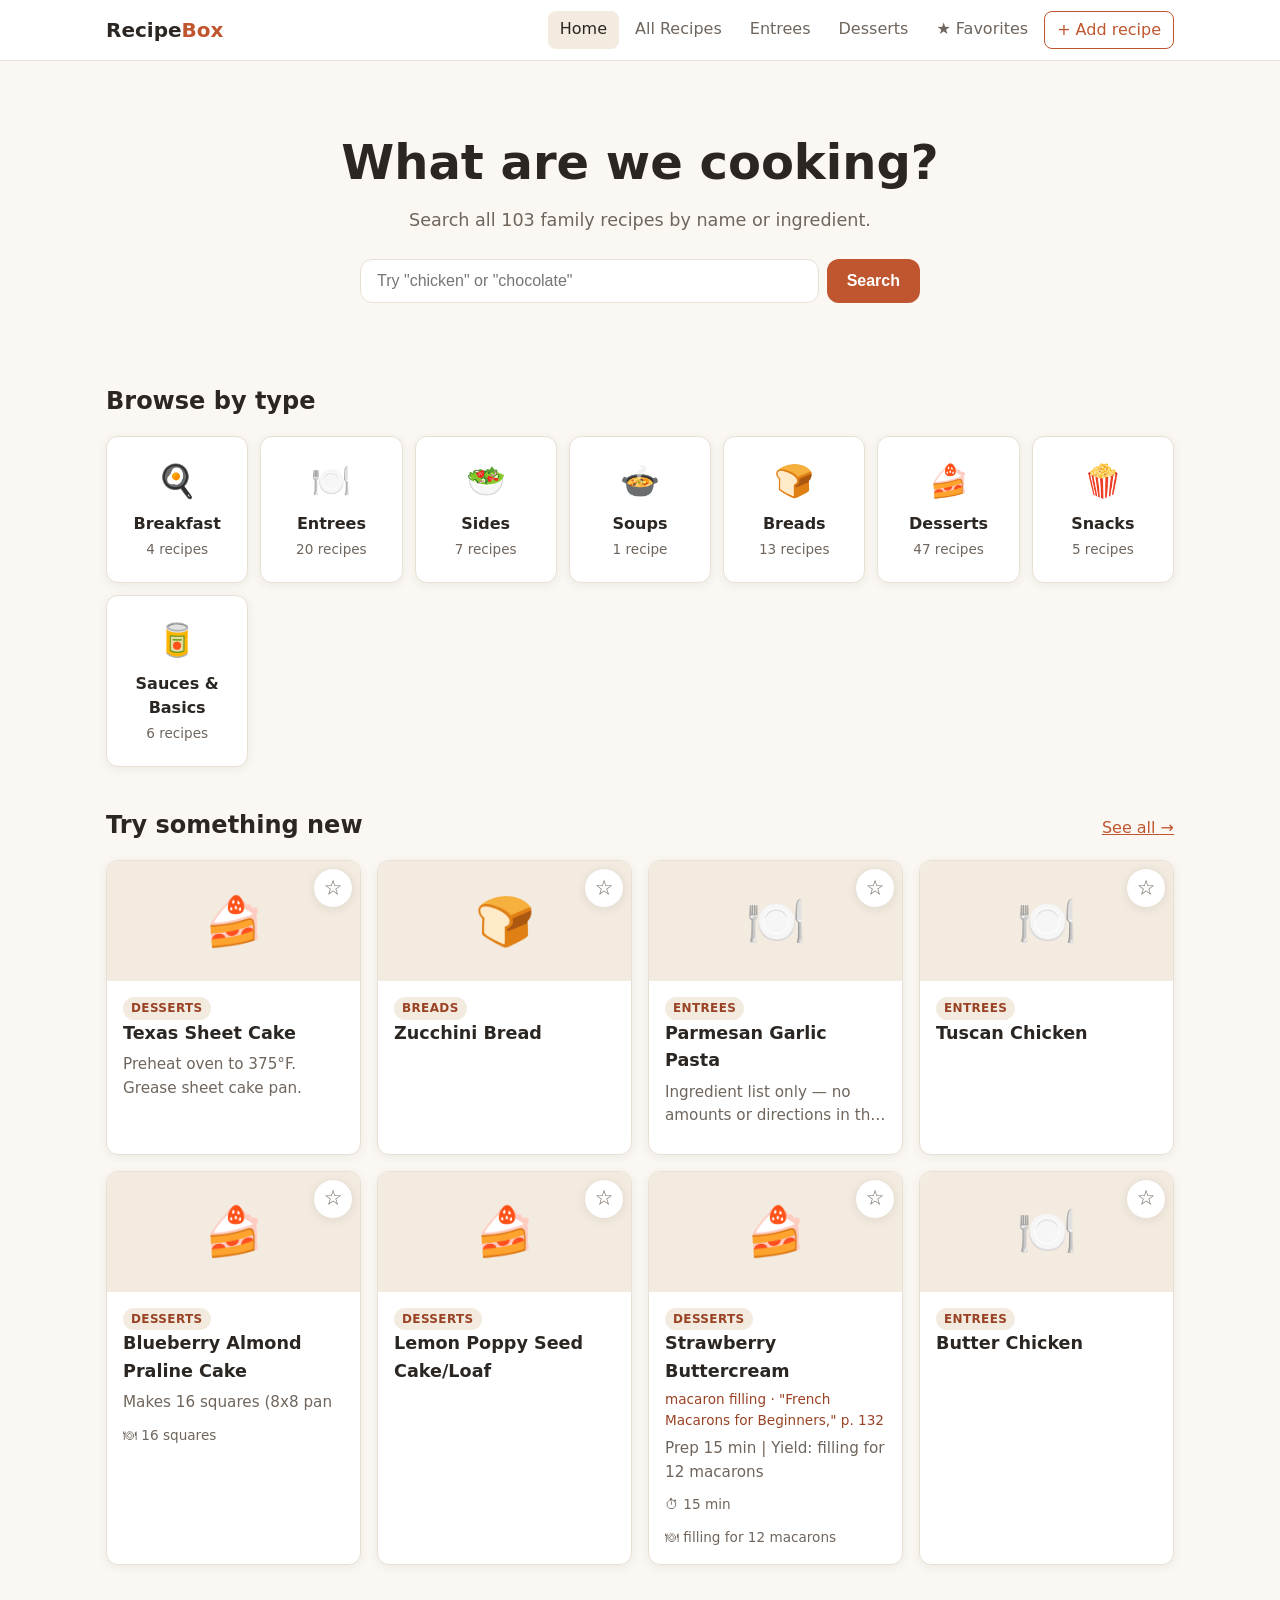
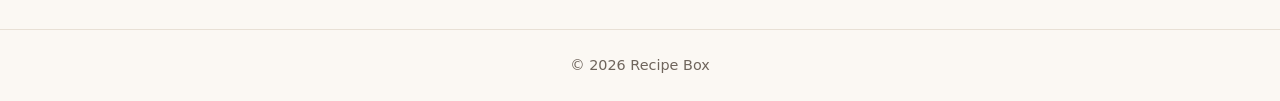
<file: index.html>
<!DOCTYPE html>
<html lang="en">
<head>
  <meta charset="UTF-8">
  <meta name="viewport" content="width=device-width, initial-scale=1.0">
  <title>Recipe Box</title>
  <link rel="stylesheet" href="css/style.css?v=4">
</head>
<body>
  <header class="site-header">
    <div class="container">
      <a class="logo" href="index.html">Recipe<span>Box</span></a>
      <nav class="nav">
        <a href="index.html" class="active">Home</a>
        <a href="recipes.html">All Recipes</a>
        <a href="recipes.html?type=entree">Entrees</a>
        <a href="recipes.html?type=dessert">Desserts</a>
        <a href="recipes.html?type=favorites">★ Favorites</a>
        <a class="nav-add" href="https://recipe-box-submit.lawevanp.workers.dev/">+ Add recipe</a>
      </nav>
    </div>
  </header>

  <main class="container">
    <div class="hero">
      <h1>What are we cooking?</h1>
      <p>Search all <span id="total">our</span> family recipes by name or ingredient.</p>
      <form class="search-form" action="recipes.html" method="get">
        <input type="search" name="q" placeholder="Try &quot;chicken&quot; or &quot;chocolate&quot;" aria-label="Search recipes">
        <button class="btn" type="submit">Search</button>
      </form>
    </div>

    <section>
      <div class="section-title"><h2>Browse by type</h2></div>
      <div class="categories" id="categories"></div>
    </section>

    <section>
      <div class="section-title">
        <h2>Try something new</h2>
        <a href="recipes.html">See all →</a>
      </div>
      <div class="recipe-grid" id="featured"></div>
    </section>
  </main>

  <footer class="site-footer">
    <div class="container">© <span id="year"></span> Recipe Box</div>
  </footer>

  <script src="js/app.js?v=3"></script>
  <script>
    loadRecipes().then(() => {
      document.getElementById("total").textContent = RECIPES.length;
      document.getElementById("categories").innerHTML = CATEGORIES.map((c) => {
        const n = RECIPES.filter((r) => r.category === c.id).length;
        return `
          <a class="category-tile" href="recipes.html?type=${c.id}">
            <span class="emoji">${c.emoji}</span>
            <span class="name">${c.name}</span>
            <span class="count">${n} recipe${n === 1 ? "" : "s"}</span>
          </a>`;
      }).join("");

      // A different handful of recipes on every visit.
      const picks = [...RECIPES].sort(() => Math.random() - 0.5).slice(0, 8);
      document.getElementById("featured").innerHTML = picks.map(recipeCardHtml).join("");
    });
  </script>
</body>
</html>
</file>
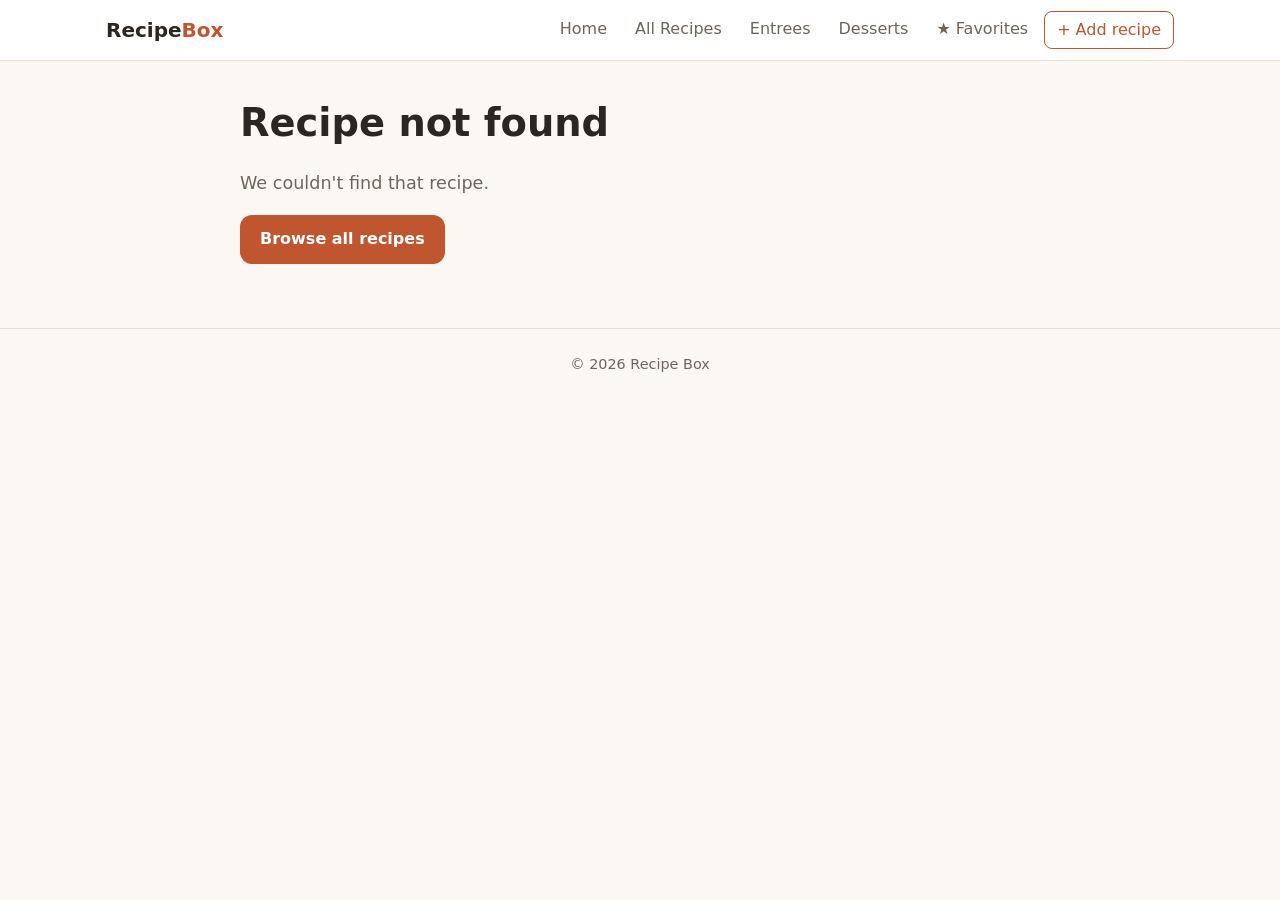
<file: recipe.html>
<!DOCTYPE html>
<html lang="en">
<head>
  <meta charset="UTF-8">
  <meta name="viewport" content="width=device-width, initial-scale=1.0">
  <title>Recipe · Recipe Box</title>
  <link rel="stylesheet" href="css/style.css?v=4">
</head>
<body>
  <header class="site-header">
    <div class="container">
      <a class="logo" href="index.html">Recipe<span>Box</span></a>
      <nav class="nav">
        <a href="index.html">Home</a>
        <a href="recipes.html">All Recipes</a>
        <a href="recipes.html?type=entree">Entrees</a>
        <a href="recipes.html?type=dessert">Desserts</a>
        <a href="recipes.html?type=favorites">★ Favorites</a>
        <a class="nav-add" href="https://recipe-box-submit.lawevanp.workers.dev/">+ Add recipe</a>
      </nav>
    </div>
  </header>

  <main class="container">
    <article class="recipe-detail" id="recipe"></article>
  </main>

  <footer class="site-footer">
    <div class="container">© <span id="year"></span> Recipe Box</div>
  </footer>

  <script src="js/app.js?v=3"></script>
  <script>
    // Sections whose bullet lists are ingredients get tick-off checkboxes.
    const NOT_INGREDIENTS = /direction|instruction|variation|note|tip|carb|assembl|serve|prep/i;

    function blockHtml(block, checkable) {
      const items = block.items.map(escapeHtml);
      if (block.type === "p") return `<p>${items[0]}</p>`;
      if (block.type === "ol") return `<ol class="steps">${items.map((i) => `<li>${i}</li>`).join("")}</ol>`;
      if (checkable) {
        return `<ul class="checklist">${items.map((i) =>
          `<li><label><input type="checkbox"><span>${i}</span></label></li>`).join("")}</ul>`;
      }
      return `<ul class="plain-list">${items.map((i) => `<li>${i}</li>`).join("")}</ul>`;
    }

    loadRecipes().then(() => {
      const id = new URLSearchParams(location.search).get("id");
      const r = RECIPES.find((x) => x.id === id);
      const el = document.getElementById("recipe");

      if (!r) {
        el.innerHTML = `
          <h1>Recipe not found</h1>
          <p class="lead">We couldn't find that recipe.</p>
          <a class="btn" href="recipes.html">Browse all recipes</a>`;
        return;
      }

      const cat = categoryById(r.category);
      document.title = `${r.title} · Recipe Box`;
      const fact = (label, value) => value
        ? `<div class="fact"><span class="label">${label}</span><span class="value">${escapeHtml(value)}</span></div>` : "";
      const facts = fact("Prep", r.prep) + fact("Cook", r.cook) + fact("Total", r.total) + fact("Yield", r.yield);

      el.innerHTML = `
        <a class="back-link" href="recipes.html?type=${encodeURIComponent(cat.id)}">← Back to ${escapeHtml(cat.name)}</a>
        <div><span class="badge">${cat.emoji} ${escapeHtml(cat.name)}</span></div>
        <div class="title-row">
          <h1>${escapeHtml(r.title)}</h1>
          ${favButtonHtml(r, true)}
        </div>
        ${r.subtitle ? `<p class="lead">${escapeHtml(r.subtitle)}</p>` : ""}
        ${r.cover ? `<figure class="recipe-cover">
            <button type="button" class="photo-open" data-photo="-1" aria-label="View cover photo larger">
              <img src="${escapeHtml(r.cover.src)}" alt="${escapeHtml(r.title)}"></button>
            ${r.cover.by ? `<figcaption>📷 ${escapeHtml(r.cover.by)}</figcaption>` : ""}
          </figure>` : ""}
        ${facts ? `<div class="facts">${facts}</div>` : ""}
        ${r.sections.map((s) => {
          const checkable = s.heading && !NOT_INGREDIENTS.test(s.heading);
          return `<section class="recipe-section${s.heading ? "" : " intro"}">
            ${s.heading ? `<h2>${escapeHtml(s.heading)}</h2>` : ""}
            ${s.blocks.map((b) => blockHtml(b, checkable)).join("")}
          </section>`;
        }).join("")}
        ${(r.photos || []).length ? `<section class="recipe-section recipe-photos">
            <h2>Photos</h2>
            <div class="photo-grid">${r.photos.map((p, i) => `<figure>
              <button type="button" class="photo-open" data-photo="${i}" aria-label="View photo ${i + 1} larger">
                <img src="${escapeHtml(p.src)}" alt="Photo of ${escapeHtml(r.title)}" loading="lazy"></button>
              ${p.by ? `<figcaption>📷 ${escapeHtml(p.by)}</figcaption>` : ""}
            </figure>`).join("")}</div>
          </section>` : ""}
        ${typeof addPhotoUrl === "function" ? `<section class="share-photo">
            <div>
              <h2>Made this?</h2>
              <p>${r.cover ? "Share a photo of how it turned out. You can also suggest it as the new cover photo."
                           : "Share a photo of how it turned out. It could become this recipe's cover photo."}</p>
            </div>
            <a class="btn" href="${addPhotoUrl(r)}">📷 Add a photo</a>
          </section>` : ""}
        <p class="print-link">
          <button class="btn btn-quiet" type="button" onclick="print()">Print recipe</button>
        </p>
        <dialog class="lightbox" id="lightbox">
          <form method="dialog"><button class="lightbox-close" aria-label="Close">✕</button></form>
          <img id="lightbox-img" alt=""><p id="lightbox-cap"></p>
        </dialog>
      `;

      // Tap a photo to see it larger.
      const box = document.getElementById("lightbox");
      el.querySelectorAll(".photo-open").forEach((b) => b.addEventListener("click", () => {
        const i = Number(b.dataset.photo);
        const p = i < 0 ? r.cover : r.photos[i];
        document.getElementById("lightbox-img").src = p.src;
        document.getElementById("lightbox-img").alt = b.querySelector("img").alt;
        document.getElementById("lightbox-cap").textContent = p.by ? `📷 ${p.by}` : "";
        box.showModal();
      }));
      box.addEventListener("click", (e) => { if (e.target === box) box.close(); });
    });
  </script>
</body>
</html>
</file>
<file: css/style.css>
:root {
  --bg: #fbf8f3;
  --surface: #ffffff;
  --text: #2b2622;
  --muted: #6f655c;
  --accent: #c0562f;
  --accent-dark: #9a4224;
  --border: #e8e0d5;
  --chip: #f3ebe0;
  --radius: 12px;
  --shadow: 0 2px 10px rgba(60, 40, 20, 0.08);
}

@media (prefers-color-scheme: dark) {
  :root {
    --bg: #1c1916;
    --surface: #26221e;
    --text: #f1ebe4;
    --muted: #b3a89c;
    --accent: #e27a52;
    --accent-dark: #f0956f;
    --border: #3a342e;
    --chip: #332d27;
    --shadow: 0 2px 10px rgba(0, 0, 0, 0.35);
  }
}

* { box-sizing: border-box; }

body {
  margin: 0;
  font-family: system-ui, -apple-system, "Segoe UI", Roboto, sans-serif;
  background: var(--bg);
  color: var(--text);
  line-height: 1.55;
}

a { color: var(--accent); }

.container {
  max-width: 1100px;
  margin: 0 auto;
  padding: 0 16px;
}

/* Header / nav */
.site-header {
  background: var(--surface);
  border-bottom: 1px solid var(--border);
  position: sticky;
  top: 0;
  z-index: 10;
}
.site-header .container {
  display: flex;
  align-items: center;
  justify-content: space-between;
  gap: 16px;
  min-height: 60px;
  flex-wrap: wrap;
}
.logo {
  font-weight: 700;
  font-size: 1.25rem;
  color: var(--text);
  text-decoration: none;
}
.logo span { color: var(--accent); }
.nav { display: flex; gap: 4px; flex-wrap: wrap; }
.nav a {
  color: var(--muted);
  text-decoration: none;
  padding: 6px 12px;
  border-radius: 8px;
  font-weight: 500;
}
.nav a:hover, .nav a.active { color: var(--text); background: var(--chip); }
.nav a.nav-add { color: var(--accent); border: 1px solid var(--accent); }
.nav a.nav-add:hover { background: var(--accent); color: #fff; }

/* Hero */
.hero {
  text-align: center;
  padding: 64px 0 40px;
}
.hero h1 { font-size: clamp(2rem, 5vw, 3rem); margin: 0 0 8px; }
.hero p { color: var(--muted); font-size: 1.1rem; margin: 0 0 24px; }

/* Search */
.search-form {
  display: flex;
  gap: 8px;
  max-width: 560px;
  margin: 0 auto;
}
.search-form input, .search-input {
  flex: 1;
  width: 100%;
  padding: 12px 16px;
  font-size: 1rem;
  border: 1px solid var(--border);
  border-radius: var(--radius);
  background: var(--surface);
  color: var(--text);
}
.search-form input:focus, .search-input:focus {
  outline: 2px solid var(--accent);
  outline-offset: 1px;
}
.btn {
  padding: 12px 20px;
  font-size: 1rem;
  font-weight: 600;
  border: none;
  border-radius: var(--radius);
  background: var(--accent);
  color: #fff;
  cursor: pointer;
  text-decoration: none;
  display: inline-block;
}
.btn:hover { background: var(--accent-dark); }

/* Sections */
section { margin: 40px 0; }
.section-title {
  display: flex;
  justify-content: space-between;
  align-items: baseline;
  gap: 12px;
  margin-bottom: 16px;
}
.section-title h2 { margin: 0; }

/* Category tiles */
.categories {
  display: grid;
  grid-template-columns: repeat(auto-fill, minmax(140px, 1fr));
  gap: 12px;
}
.category-tile {
  background: var(--surface);
  border: 1px solid var(--border);
  border-radius: var(--radius);
  padding: 20px 12px;
  text-align: center;
  text-decoration: none;
  color: var(--text);
  box-shadow: var(--shadow);
  transition: transform 0.15s;
}
.category-tile:hover { transform: translateY(-2px); border-color: var(--accent); }
.category-tile .emoji { font-size: 2rem; display: block; }
.category-tile .name { font-weight: 600; display: block; margin-top: 6px; }
.category-tile .count { color: var(--muted); font-size: 0.85rem; }

/* Recipe cards */
.recipe-grid {
  display: grid;
  grid-template-columns: repeat(auto-fill, minmax(250px, 1fr));
  gap: 16px;
}
.recipe-card {
  background: var(--surface);
  border: 1px solid var(--border);
  border-radius: var(--radius);
  overflow: hidden;
  text-decoration: none;
  color: var(--text);
  box-shadow: var(--shadow);
  display: flex;
  flex-direction: column;
  transition: transform 0.15s;
}
.recipe-card:hover { transform: translateY(-2px); border-color: var(--accent); }
.recipe-card .thumb {
  height: 120px;
  display: flex;
  align-items: center;
  justify-content: center;
  font-size: 3rem;
  background: var(--chip);
}
.recipe-card .thumb img { width: 100%; height: 100%; object-fit: cover; }
.recipe-card .body { padding: 14px 16px 16px; flex: 1; }
.recipe-card h3 { margin: 0 0 6px; font-size: 1.1rem; }
.recipe-card p { margin: 0 0 10px; color: var(--muted); font-size: 0.95rem; }
.meta { display: flex; gap: 12px; flex-wrap: wrap; color: var(--muted); font-size: 0.85rem; }

.badge {
  display: inline-block;
  background: var(--chip);
  color: var(--accent-dark);
  font-size: 0.75rem;
  font-weight: 600;
  padding: 2px 8px;
  border-radius: 999px;
  text-transform: uppercase;
  letter-spacing: 0.03em;
}

/* Browse page */
.browse-controls { margin: 32px 0 16px; }
.chips { display: flex; flex-wrap: wrap; gap: 8px; margin-top: 12px; }
.chip {
  border: 1px solid var(--border);
  background: var(--surface);
  color: var(--text);
  padding: 6px 14px;
  border-radius: 999px;
  cursor: pointer;
  font-size: 0.95rem;
}
.chip:hover { border-color: var(--accent); }
.chip.active { background: var(--accent); border-color: var(--accent); color: #fff; }
.result-count { color: var(--muted); margin: 8px 0 16px; }
.empty {
  text-align: center;
  color: var(--muted);
  padding: 48px 0;
}

/* Recipe detail */
.recipe-detail { max-width: 800px; margin: 32px auto; }
.recipe-detail h1 { margin: 8px 0; font-size: clamp(1.8rem, 4vw, 2.4rem); }
.recipe-detail .lead { color: var(--muted); font-size: 1.1rem; }
.recipe-hero {
  height: 220px;
  border-radius: var(--radius);
  background: var(--chip);
  display: flex;
  align-items: center;
  justify-content: center;
  font-size: 5rem;
  overflow: hidden;
  margin: 16px 0;
}
.recipe-hero img { width: 100%; height: 100%; object-fit: cover; }
.facts {
  display: grid;
  grid-template-columns: repeat(auto-fit, minmax(120px, 1fr));
  gap: 12px;
  margin: 20px 0;
}
.fact {
  background: var(--surface);
  border: 1px solid var(--border);
  border-radius: var(--radius);
  padding: 12px;
  text-align: center;
}
.fact .label { display: block; color: var(--muted); font-size: 0.8rem; text-transform: uppercase; }
.fact .value { font-weight: 600; }
.recipe-columns {
  display: grid;
  grid-template-columns: 1fr 1.6fr;
  gap: 32px;
}
@media (max-width: 700px) {
  .recipe-columns { grid-template-columns: 1fr; }
}
.ingredients ul { padding-left: 0; list-style: none; }
.ingredients li {
  padding: 8px 0;
  border-bottom: 1px solid var(--border);
}
.ingredients label { cursor: pointer; display: flex; gap: 8px; align-items: flex-start; }
.ingredients input:checked + span { text-decoration: line-through; color: var(--muted); }
.steps ol { padding-left: 20px; }
.steps li { margin-bottom: 12px; }
.notes {
  background: var(--chip);
  border-radius: var(--radius);
  padding: 16px;
  margin-top: 24px;
}
.tags { display: flex; flex-wrap: wrap; gap: 6px; margin-top: 16px; }
.tag {
  background: var(--chip);
  color: var(--muted);
  font-size: 0.85rem;
  padding: 2px 10px;
  border-radius: 999px;
  text-decoration: none;
}
.back-link { display: inline-block; margin-top: 8px; text-decoration: none; }

.recipe-section { margin: 24px 0; }
.recipe-section h2 {
  font-size: 1.25rem;
  margin: 0 0 8px;
  padding-bottom: 6px;
  border-bottom: 2px solid var(--chip);
}
.recipe-section p { margin: 0 0 10px; }
.recipe-section.intro { color: var(--muted); }
.checklist, .plain-list { margin: 0 0 12px; }
.checklist { list-style: none; padding-left: 0; }
.checklist li { padding: 6px 0; border-bottom: 1px solid var(--border); }
.checklist label { cursor: pointer; display: flex; gap: 10px; align-items: flex-start; }
.checklist input { margin-top: 5px; accent-color: var(--accent); }
.checklist input:checked + span { text-decoration: line-through; color: var(--muted); }
.plain-list { padding-left: 20px; }
.plain-list li, ol.steps li { margin-bottom: 8px; }
ol.steps { padding-left: 22px; margin: 0 0 12px; }
.print-link { margin-top: 32px; }

.recipe-card .subtitle {
  color: var(--accent-dark);
  font-size: 0.85rem;
  margin: -2px 0 6px;
}

/* Keep card descriptions to two lines */
.recipe-card p {
  display: -webkit-box;
  -webkit-line-clamp: 2;
  -webkit-box-orient: vertical;
  overflow: hidden;
}

/* Recipe photos */
.recipe-cover { margin: 16px 0; }
.recipe-cover img {
  width: 100%;
  max-height: 460px;
  object-fit: cover;
  border-radius: var(--radius);
  display: block;
  background: var(--chip);
}
figcaption { color: var(--muted); font-size: 0.85rem; margin-top: 6px; }
.photo-grid {
  display: grid;
  grid-template-columns: repeat(auto-fill, minmax(180px, 1fr));
  gap: 12px;
}
.photo-grid figure { margin: 0; }
.photo-grid img {
  width: 100%;
  aspect-ratio: 4 / 3;
  object-fit: cover;
  border-radius: var(--radius);
  display: block;
  background: var(--chip);
}
.photo-open { padding: 0; border: 0; background: none; cursor: zoom-in; display: block; width: 100%; }
.photo-open:focus-visible { outline: 2px solid var(--accent); outline-offset: 2px; border-radius: var(--radius); }
.btn-quiet { background: var(--surface); color: var(--accent); border: 1px solid var(--accent); }
.share-photo {
  margin-top: 32px;
  padding: 18px 20px;
  border: 1px dashed var(--accent);
  border-radius: var(--radius);
  background: var(--surface);
  display: flex;
  flex-wrap: wrap;
  gap: 12px 20px;
  align-items: center;
  justify-content: space-between;
}
.share-photo h2 { margin: 0 0 4px; font-size: 1.2rem; }
.share-photo p { margin: 0; color: var(--muted); }
.share-photo > div { flex: 1 1 260px; }
@media print { .share-photo { display: none; } }
.btn-quiet:hover { background: var(--chip); }
.lightbox {
  border: 0;
  padding: 0;
  background: transparent;
  max-width: min(96vw, 1200px);
  max-height: 94vh;
}
.lightbox::backdrop { background: rgba(0, 0, 0, 0.85); }
.lightbox img { max-width: 100%; max-height: 86vh; display: block; margin: 0 auto; border-radius: 8px; }
.lightbox p { color: #eee; text-align: center; margin: 8px 0 0; }
.lightbox-close {
  position: fixed;
  top: 12px;
  right: 12px;
  border: 0;
  border-radius: 999px;
  padding: 6px 12px;
  font-size: 1.1rem;
  background: rgba(255, 255, 255, 0.9);
  color: #000;
  cursor: pointer;
}

/* Footer */
.site-footer {
  border-top: 1px solid var(--border);
  color: var(--muted);
  text-align: center;
  padding: 24px 0;
  margin-top: 64px;
  font-size: 0.9rem;
}

@media print {
  .site-header, .site-footer, .back-link, .print-link, .recipe-photos, .lightbox { display: none; }
  .recipe-cover img { max-height: 240px; }
  body { background: #fff; color: #000; }
}

/* Favorites */
.card-wrap { position: relative; display: flex; }
.card-wrap > .recipe-card { flex: 1; }
.fav-btn {
  border: 1px solid var(--border);
  background: var(--surface);
  color: var(--muted);
  border-radius: 999px;
  cursor: pointer;
  font: inherit;
  line-height: 1;
  transition: transform 0.1s, color 0.15s, border-color 0.15s;
}
.fav-btn:hover { color: var(--accent); border-color: var(--accent); }
.fav-btn:active { transform: scale(0.9); }
.fav-btn:focus-visible { outline: 2px solid var(--accent); outline-offset: 2px; }
.fav-btn.is-fav { color: var(--accent); border-color: var(--accent); }
.card-wrap > .fav-btn {
  position: absolute;
  top: 8px;
  right: 8px;
  z-index: 1;
  width: 40px;
  height: 40px;
  font-size: 1.3rem;
  box-shadow: var(--shadow);
}
.title-row { display: flex; align-items: flex-start; justify-content: space-between; gap: 12px; }
.fav-btn-labeled {
  flex-shrink: 0;
  margin-top: 14px;
  padding: 8px 14px;
  font-size: 1rem;
  display: inline-flex;
  gap: 6px;
  align-items: center;
}
.fav-btn-labeled .fav-icon { font-size: 1.2rem; }
@media print { .fav-btn { display: none; } }
</file>
